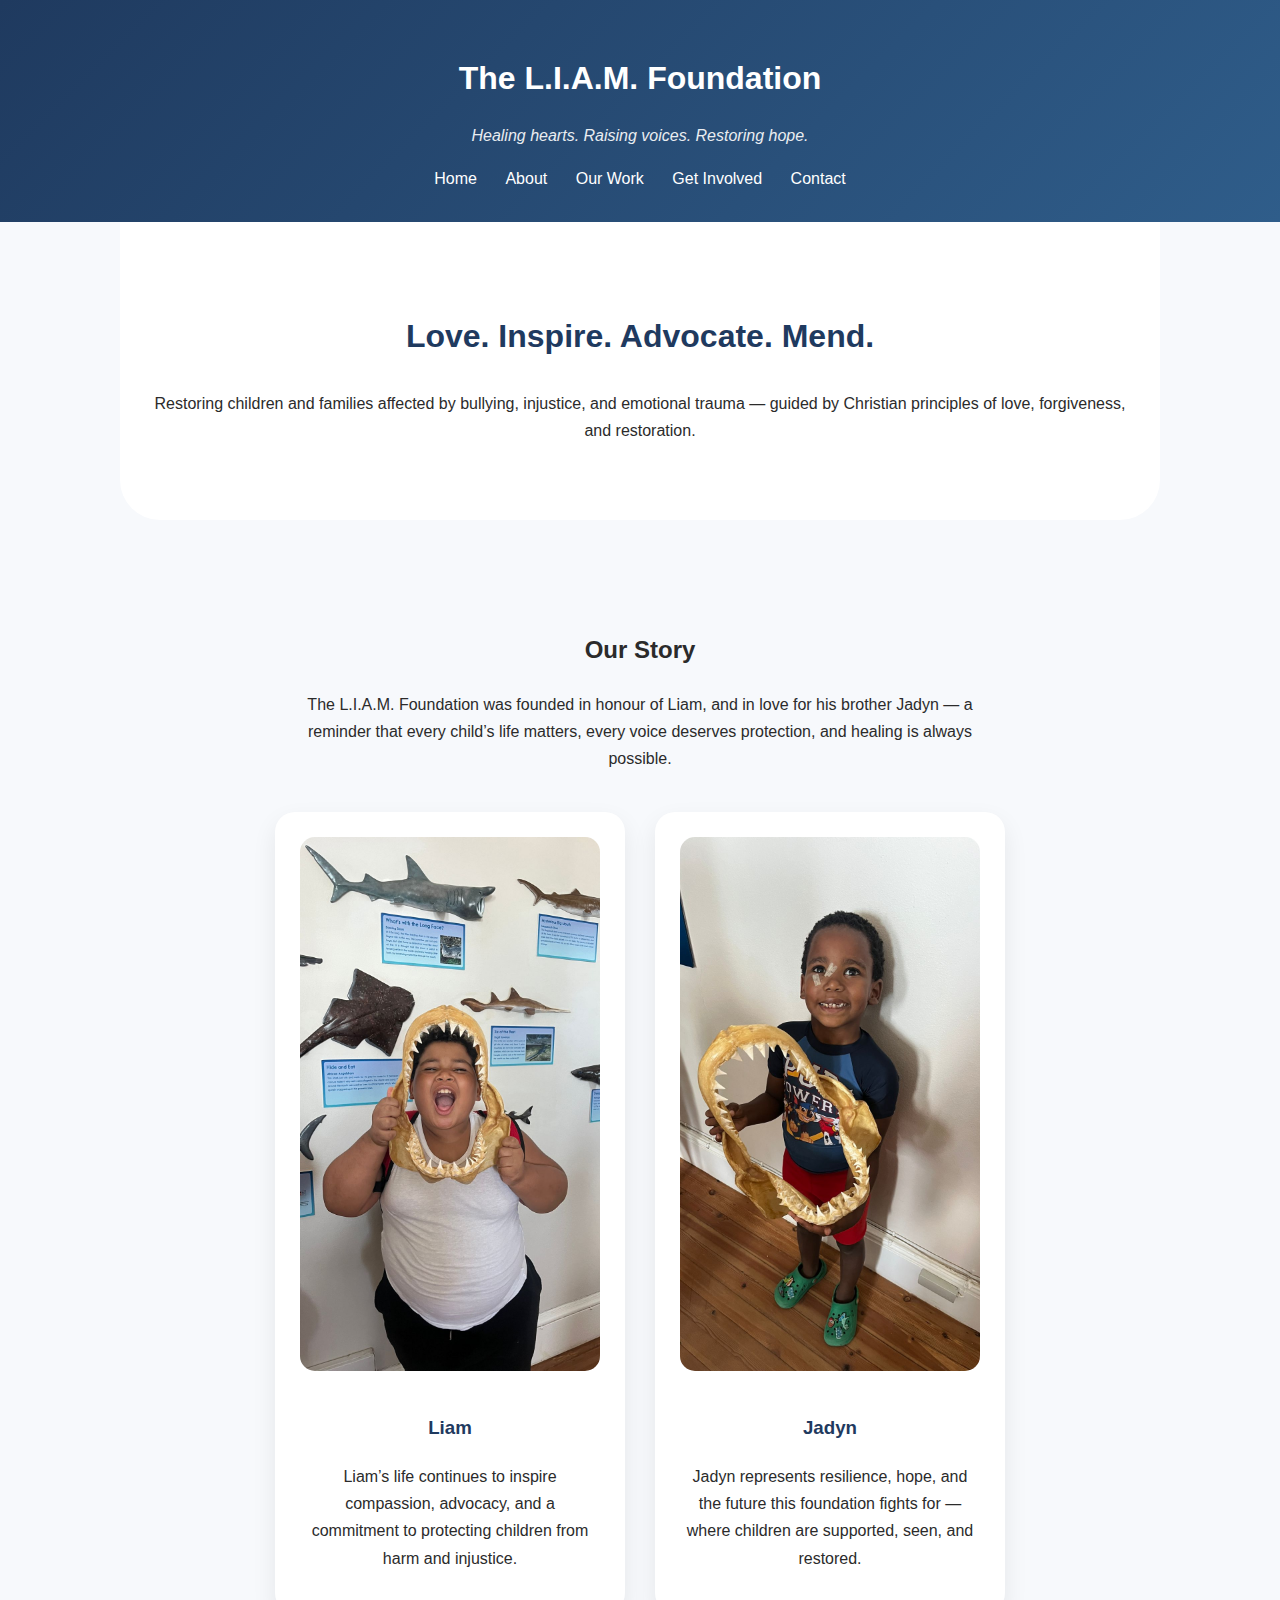
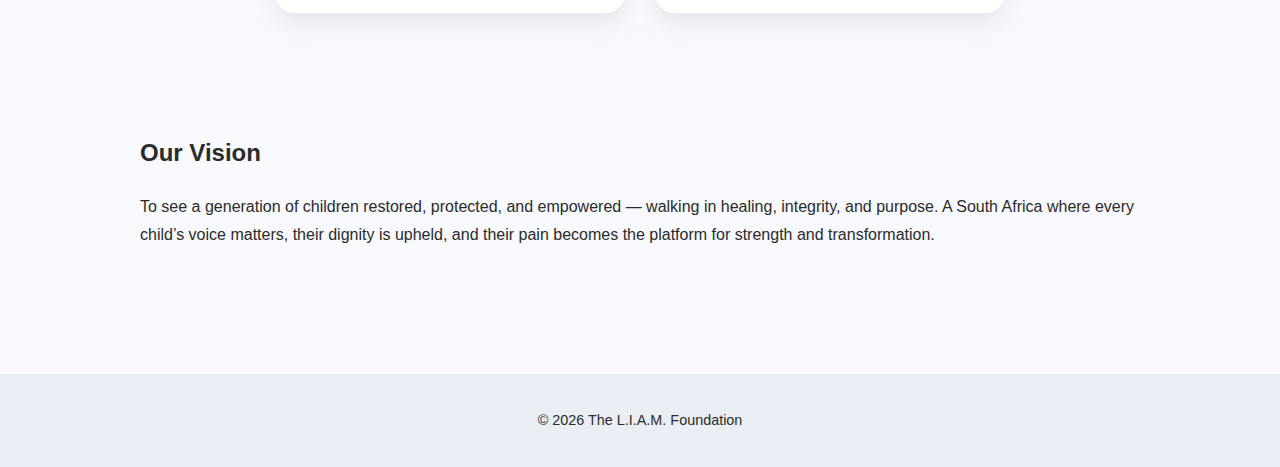
<file: index.html>
<!DOCTYPE html>
<html lang="en">
<head>
  <meta charset="UTF-8">
  <title>The L.I.A.M. Foundation</title>
  <link rel="stylesheet" href="css/style.css">
</head>
<body>

<header>
  <h1>The L.I.A.M. Foundation</h1>
  <p class="tagline">Healing hearts. Raising voices. Restoring hope.</p>
  <nav>
    <a href="index.html">Home</a>
    <a href="about.html">About</a>
    <a href="work.html">Our Work</a>
    <a href="get-involve.html">Get Involved</a>
    <a href="contact.html">Contact</a>
  </nav>
</header>

<section class="hero">
  <h2>Love. Inspire. Advocate. Mend.</h2>
  <p>
    Restoring children and families affected by bullying, injustice, and emotional trauma —
    guided by Christian principles of love, forgiveness, and restoration.
  </p>
</section>

<section class="founders">
  <h2>Our Story</h2>
  <p class="founders-intro">
    The L.I.A.M. Foundation was founded in honour of Liam, and in love for his brother Jadyn —
    a reminder that every child’s life matters, every voice deserves protection,
    and healing is always possible.
  </p>

  <div class="founder-cards">
    <div class="founder-card">
      <img src="assests/images/liam.jpg" alt="Liam">
      <h3>Liam</h3>
      <p>
        Liam’s life continues to inspire compassion, advocacy, and a commitment
        to protecting children from harm and injustice.
      </p>
    </div>

    <div class="founder-card">
      <img src="assests/images/jadyn.jpg" alt="Jadyn">
      <h3>Jadyn</h3>
      <p>
        Jadyn represents resilience, hope, and the future this foundation fights for —
        where children are supported, seen, and restored.
      </p>
    </div>
  </div>
</section>


<section>
  <h2>Our Vision</h2>
  <p>
    To see a generation of children restored, protected, and empowered — walking in healing,
    integrity, and purpose. A South Africa where every child’s voice matters, their dignity is
    upheld, and their pain becomes the platform for strength and transformation.
  </p>
</section>

<footer>
  <p>© 2026 The L.I.A.M. Foundation</p>
</footer>

</body>
</html>
</file>
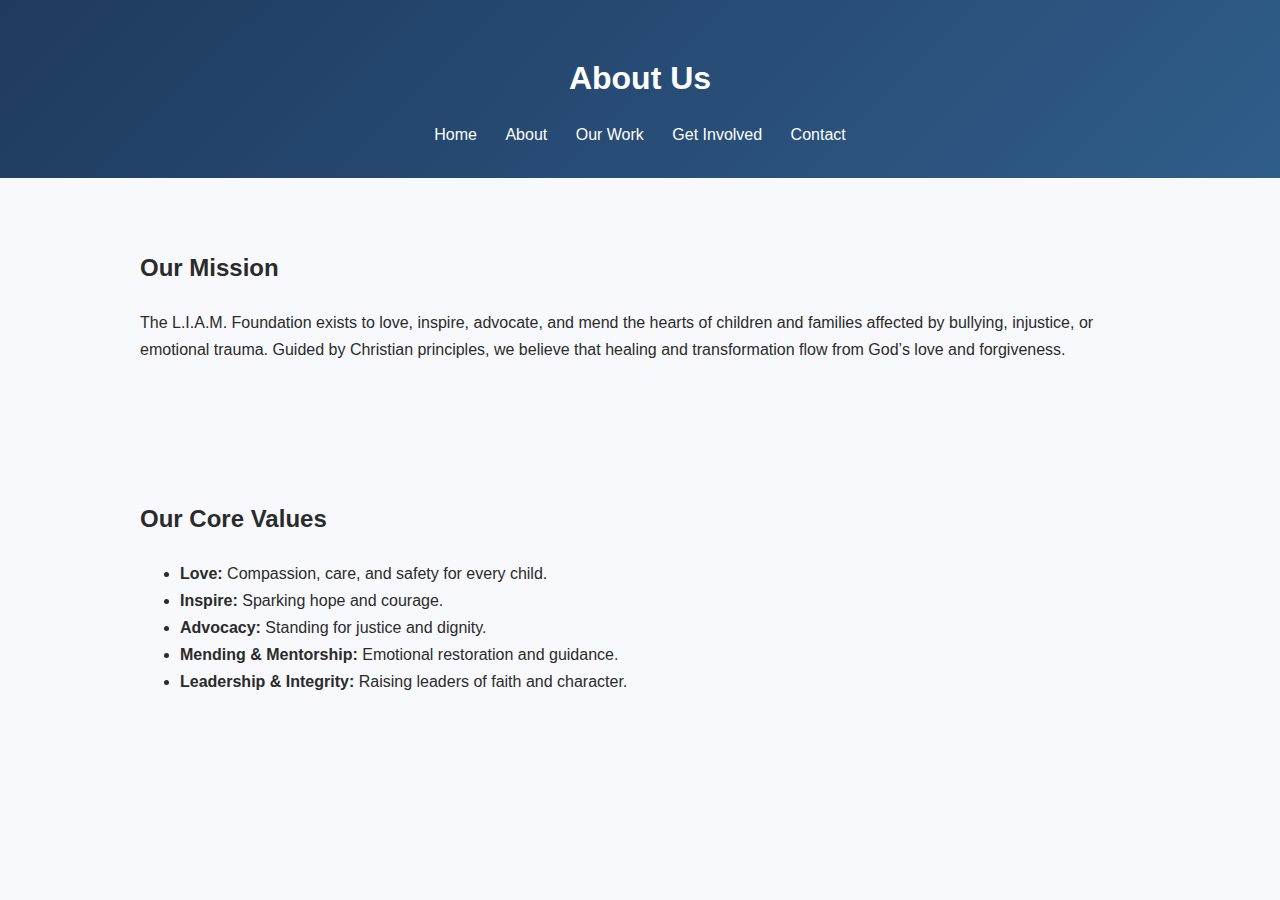
<file: about.html>
<!DOCTYPE html>
<html lang="en">
<head>
  <meta charset="UTF-8">
  <title>About Us | The L.I.A.M. Foundation</title>
  <link rel="stylesheet" href="css/style.css">
</head>
<body>

<header>
  <h1>About Us</h1>
  <nav>
    <a href="index.html">Home</a>
    <a href="about.html">About</a>
    <a href="work.html">Our Work</a>
    <a href="get-involve.html">Get Involved</a>
    <a href="contact.html">Contact</a>
  </nav>
</header>

<section>
  <h2>Our Mission</h2>
  <p>
    The L.I.A.M. Foundation exists to love, inspire, advocate, and mend the hearts of children
    and families affected by bullying, injustice, or emotional trauma. Guided by Christian
    principles, we believe that healing and transformation flow from God’s love and forgiveness.
  </p>
</section>

<section>
  <h2>Our Core Values</h2>
  <ul>
    <li><strong>Love:</strong> Compassion, care, and safety for every child.</li>
    <li><strong>Inspire:</strong> Sparking hope and courage.</li>
    <li><strong>Advocacy:</strong> Standing for justice and dignity.</li>
    <li><strong>Mending & Mentorship:</strong> Emotional restoration and guidance.</li>
    <li><strong>Leadership & Integrity:</strong> Raising leaders of faith and character.</li>
  </ul>
</section>

</body>
</html>
</file>
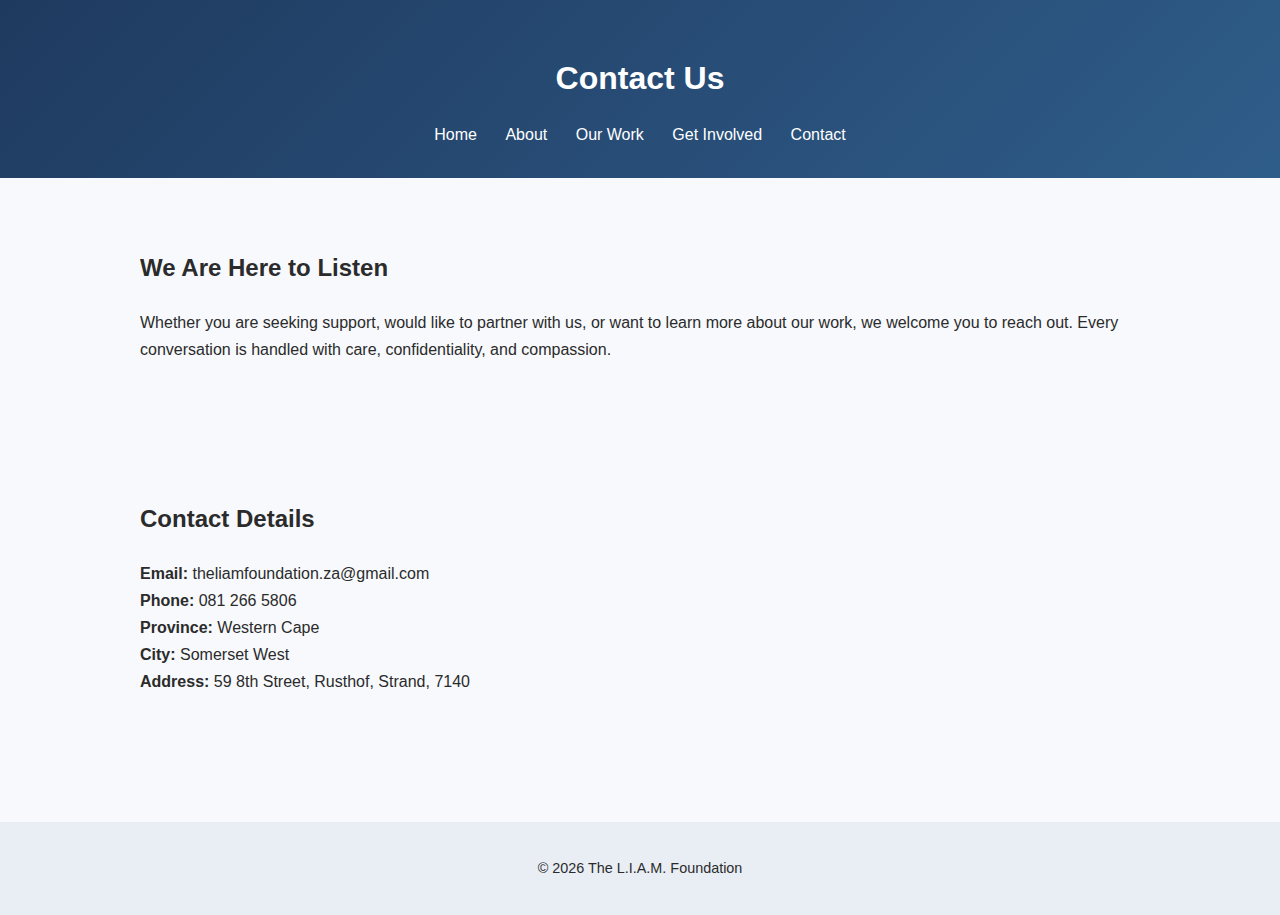
<file: contact.html>
<!DOCTYPE html>
<html lang="en">
<head>
  <meta charset="UTF-8">
  <title>Contact Us | The L.I.A.M. Foundation</title>
  <link rel="stylesheet" href="css/style.css">
</head>
<body>

<header>
  <h1>Contact Us</h1>
  <nav>
    <a href="index.html">Home</a>
    <a href="about.html">About</a>
    <a href="work.html">Our Work</a>
    <a href="get-involved.html">Get Involved</a>
    <a href="contact.html">Contact</a>
  </nav>
</header>

<section>
  <h2>We Are Here to Listen</h2>
  <p>
    Whether you are seeking support, would like to partner with us, or want to learn
    more about our work, we welcome you to reach out. Every conversation is handled
    with care, confidentiality, and compassion.
  </p>
</section>

<section>
  <h2>Contact Details</h2>
  <p>
    <strong>Email:</strong> theliamfoundation.za@gmail.com<br>
    <strong>Phone:</strong> 081 266 5806<br>
    <strong>Province:</strong> Western Cape<br>
    <strong>City:</strong> Somerset West<br>
    <strong>Address:</strong> 59 8th Street, Rusthof, Strand, 7140
  </p>
</section>

<footer>
  <p>© 2026 The L.I.A.M. Foundation</p>
</footer>

</body>
</html>
</file>
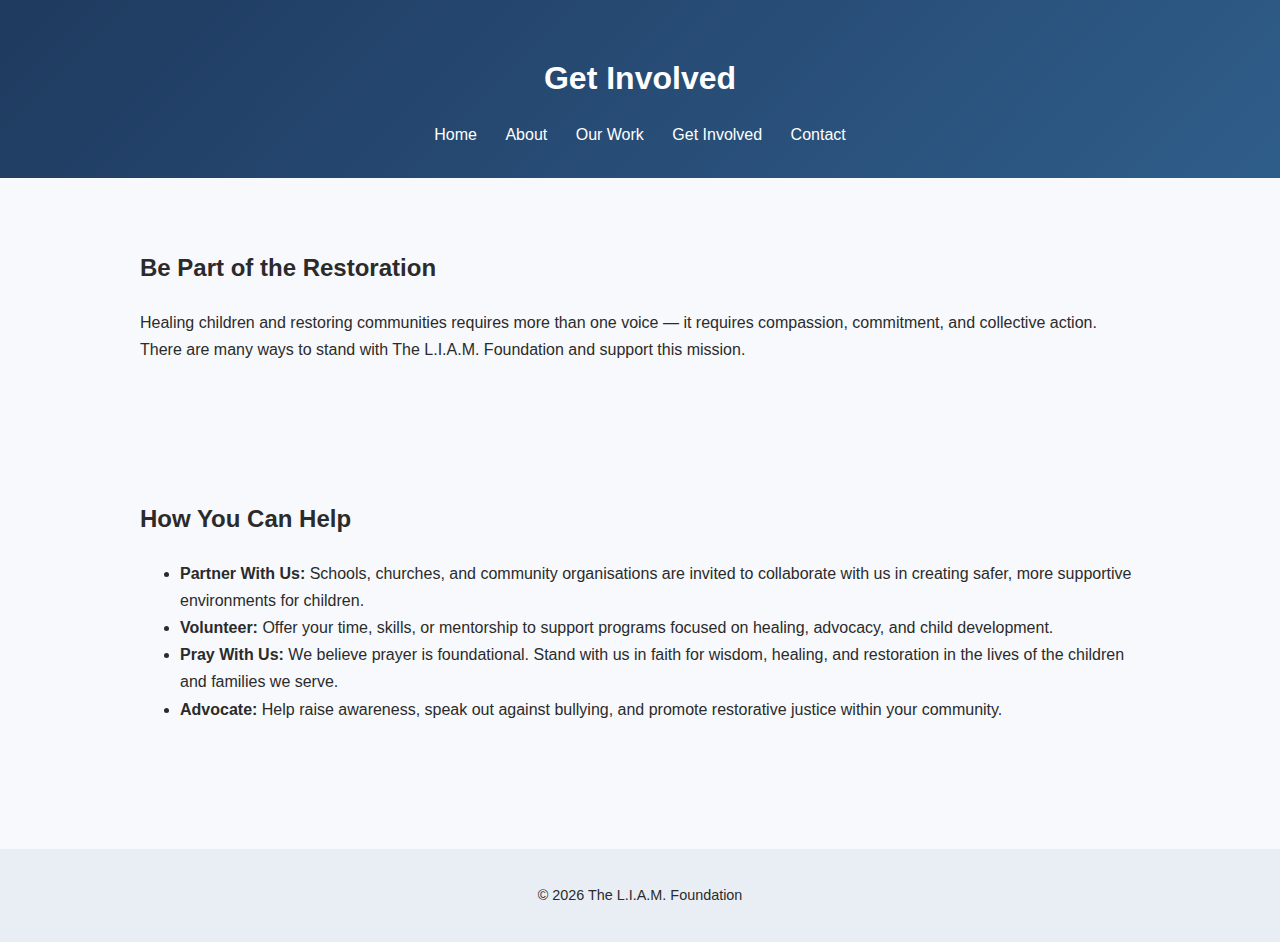
<file: get-involve.html>
<!DOCTYPE html>
<html lang="en">
<head>
  <meta charset="UTF-8">
  <title>Get Involved | The L.I.A.M. Foundation</title>
  <link rel="stylesheet" href="css/style.css">
</head>
<body>

<header>
  <h1>Get Involved</h1>
  <nav>
    <a href="index.html">Home</a>
    <a href="about.html">About</a>
    <a href="work.html">Our Work</a>
    <a href="get-involve.html">Get Involved</a>
    <a href="contact.html">Contact</a>
  </nav>
</header>

<section>
  <h2>Be Part of the Restoration</h2>
  <p>
    Healing children and restoring communities requires more than one voice — it
    requires compassion, commitment, and collective action. There are many ways to
    stand with The L.I.A.M. Foundation and support this mission.
  </p>
</section>

<section>
  <h2>How You Can Help</h2>
  <ul>
    <li>
      <strong>Partner With Us:</strong>
      Schools, churches, and community organisations are invited to collaborate with us
      in creating safer, more supportive environments for children.
    </li>
    <li>
      <strong>Volunteer:</strong>
      Offer your time, skills, or mentorship to support programs focused on healing,
      advocacy, and child development.
    </li>
    <li>
      <strong>Pray With Us:</strong>
      We believe prayer is foundational. Stand with us in faith for wisdom, healing,
      and restoration in the lives of the children and families we serve.
    </li>
    <li>
      <strong>Advocate:</strong>
      Help raise awareness, speak out against bullying, and promote restorative justice
      within your community.
    </li>
  </ul>
</section>

<footer>
  <p>© 2026 The L.I.A.M. Foundation</p>
</footer>

</body>
</html>
</file>
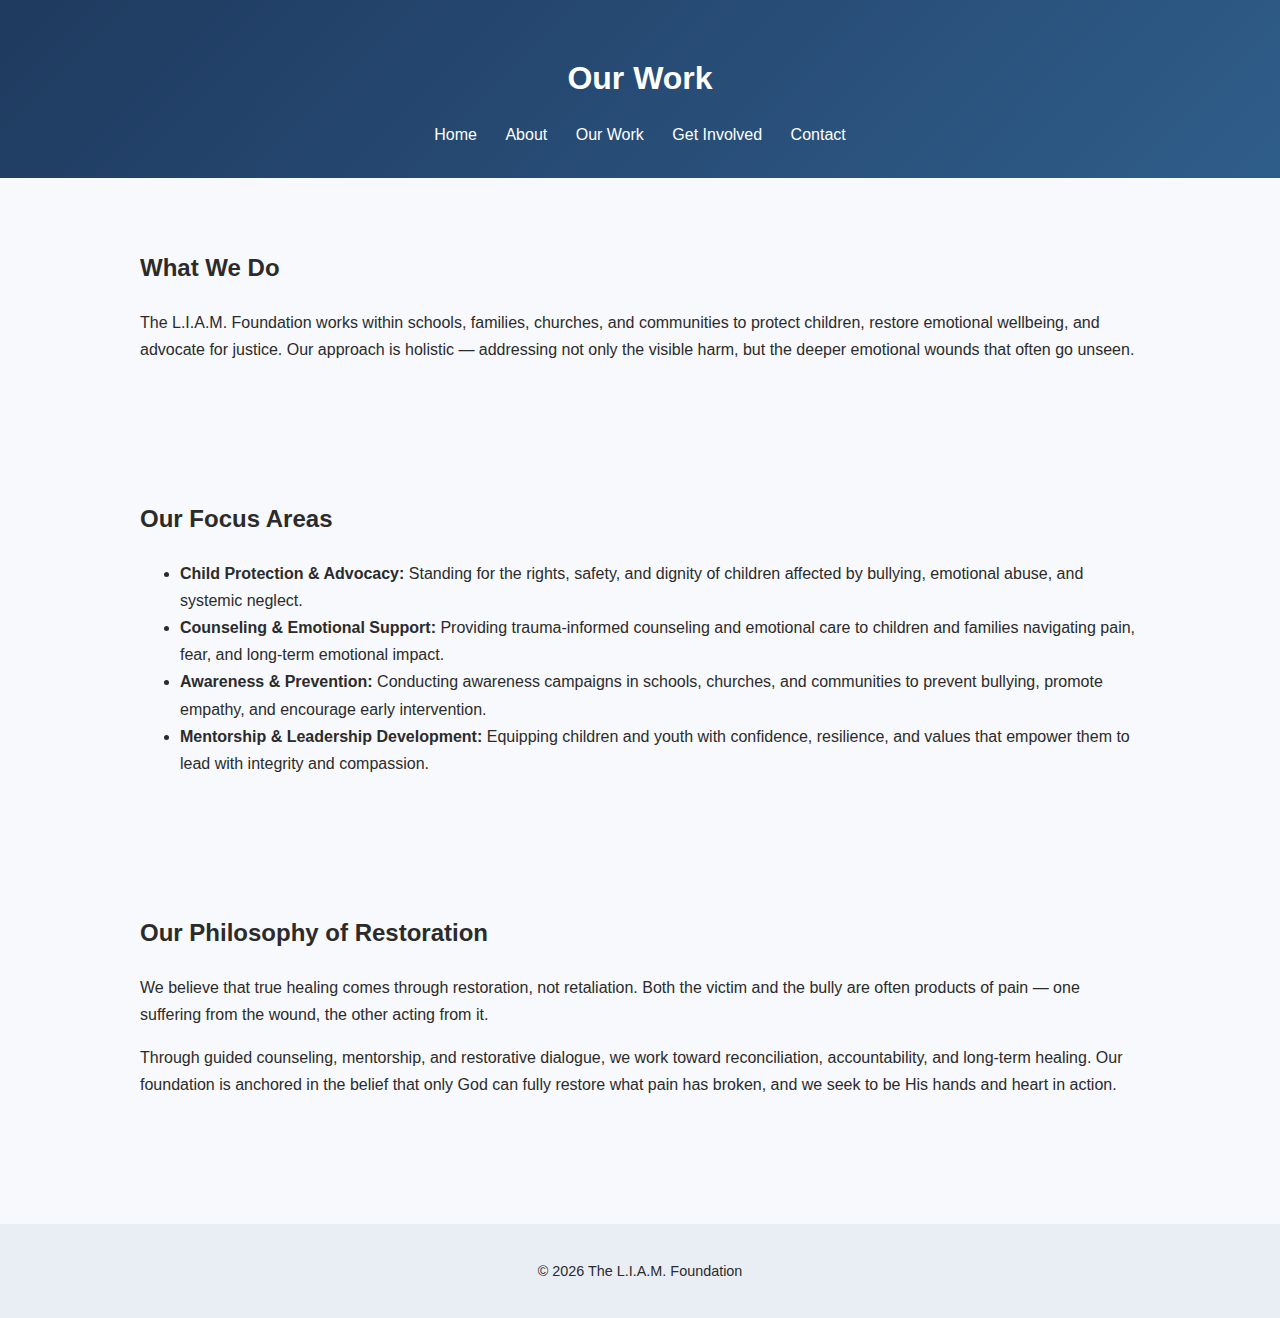
<file: work.html>
<!DOCTYPE html>
<html lang="en">
<head>
  <meta charset="UTF-8">
  <title>Our Work | The L.I.A.M. Foundation</title>
  <link rel="stylesheet" href="css/style.css">
</head>
<body>

<header>
  <h1>Our Work</h1>
  <nav>
    <a href="index.html">Home</a>
    <a href="about.html">About</a>
    <a href="work.html">Our Work</a>
    <a href="get-involve.html">Get Involved</a>
    <a href="contact.html">Contact</a>
  </nav>
</header>

<section>
  <h2>What We Do</h2>
  <p>
    The L.I.A.M. Foundation works within schools, families, churches, and communities to
    protect children, restore emotional wellbeing, and advocate for justice. Our approach
    is holistic — addressing not only the visible harm, but the deeper emotional wounds
    that often go unseen.
  </p>
</section>

<section>
  <h2>Our Focus Areas</h2>
  <ul>
    <li>
      <strong>Child Protection & Advocacy:</strong>
      Standing for the rights, safety, and dignity of children affected by bullying,
      emotional abuse, and systemic neglect.
    </li>
    <li>
      <strong>Counseling & Emotional Support:</strong>
      Providing trauma-informed counseling and emotional care to children and families
      navigating pain, fear, and long-term emotional impact.
    </li>
    <li>
      <strong>Awareness & Prevention:</strong>
      Conducting awareness campaigns in schools, churches, and communities to prevent
      bullying, promote empathy, and encourage early intervention.
    </li>
    <li>
      <strong>Mentorship & Leadership Development:</strong>
      Equipping children and youth with confidence, resilience, and values that empower
      them to lead with integrity and compassion.
    </li>
  </ul>
</section>

<section>
  <h2>Our Philosophy of Restoration</h2>
  <p>
    We believe that true healing comes through restoration, not retaliation. Both the
    victim and the bully are often products of pain — one suffering from the wound,
    the other acting from it.
  </p>
  <p>
    Through guided counseling, mentorship, and restorative dialogue, we work toward
    reconciliation, accountability, and long-term healing. Our foundation is anchored
    in the belief that only God can fully restore what pain has broken, and we seek to
    be His hands and heart in action.
  </p>
</section>

<footer>
  <p>© 2026 The L.I.A.M. Foundation</p>
</footer>

</body>
</html>
</file>
<file: css/style.css>
body {
  font-family: "Segoe UI", Arial, sans-serif;
  margin: 0;
  padding: 0;
  line-height: 1.7;
  background-color: #f7f9fc;
  color: #2b2b2b;
}

/* HEADER */
header {
  background: linear-gradient(135deg, #1f3a5f, #2f5d8a);
  color: white;
  padding: 30px 20px;
  text-align: center;
}

header h1 {
  margin-bottom: 5px;
}

.tagline {
  font-style: italic;
  opacity: 0.9;
}

/* NAV */
nav {
  margin-top: 15px;
}

nav a {
  color: white;
  margin: 0 12px;
  text-decoration: none;
  font-weight: 500;
}

nav a:hover {
  text-decoration: underline;
}

/* HERO */
.hero {
  padding: 60px 20px;
  background: white;
  text-align: center;
  border-radius: 0 0 40px 40px;
  margin-bottom: 40px;
}

.hero h2 {
  font-size: 2rem;
  color: #1f3a5f;
}

/* SECTIONS */
section {
  padding: 50px 20px;
  max-width: 1000px;
  margin: auto;
}

/* FOUNDERS */
.founders {
  text-align: center;
}

.founders-intro {
  max-width: 700px;
  margin: 0 auto 40px;
}

.founder-cards {
  display: flex;
  gap: 30px;
  justify-content: center;
  flex-wrap: wrap;
}

.founder-card {
  background: white;
  border-radius: 20px;
  padding: 25px;
  max-width: 300px;
  box-shadow: 0 10px 25px rgba(0, 0, 0, 0.08);
}

.founder-card img {
  width: 100%;
  height: auto;
  border-radius: 15px;
  margin-bottom: 15px;
}

.founder-card h3 {
  color: #1f3a5f;
}

/* FOOTER */
footer {
  background: #e9eef5;
  text-align: center;
  padding: 20px;
  margin-top: 60px;
  font-size: 0.9rem;
}
</file>
